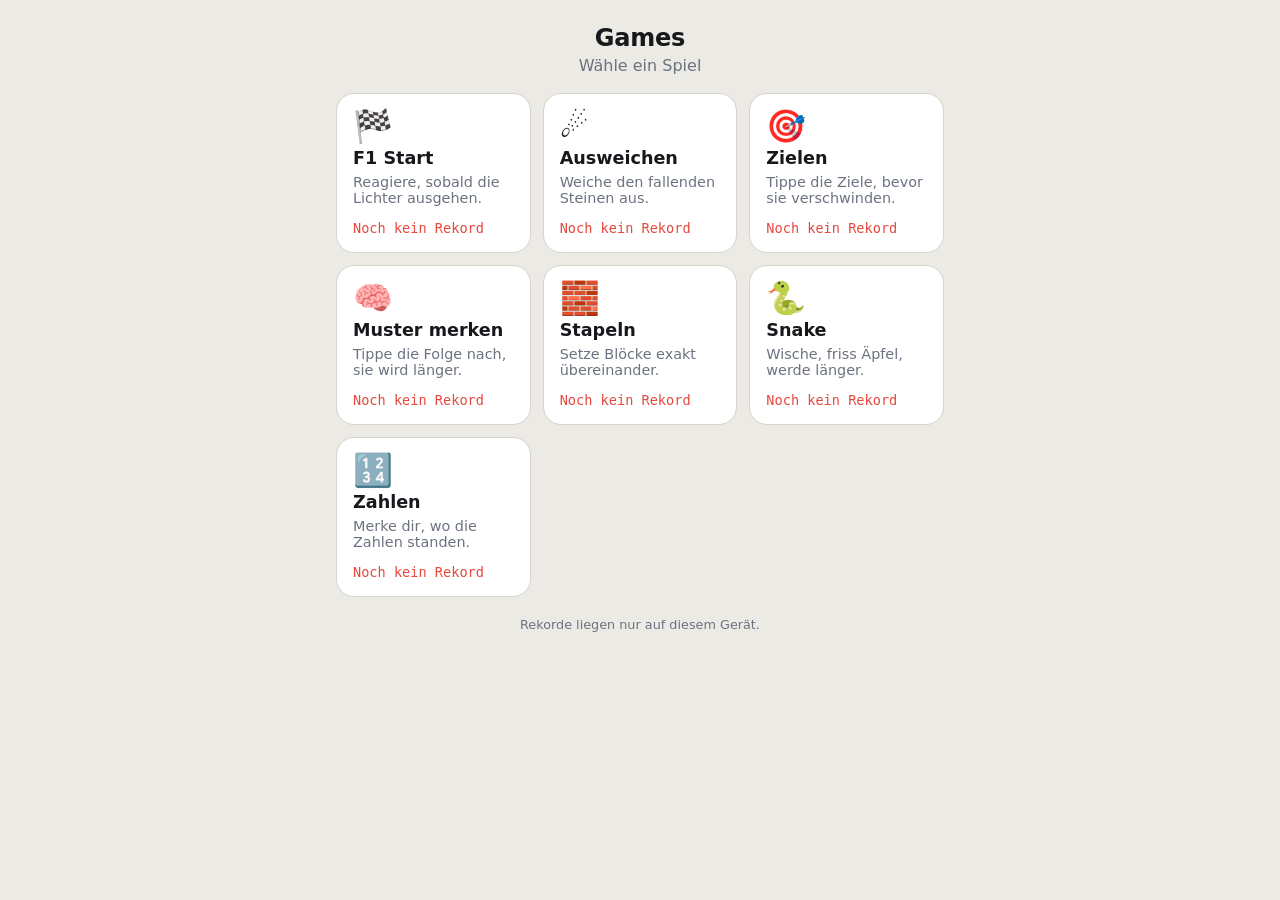
<file: index.html>
<!DOCTYPE html>
<html lang="de">
<head>
<meta charset="utf-8">
<meta name="viewport" content="width=device-width, initial-scale=1, viewport-fit=cover">
<meta name="apple-mobile-web-app-capable" content="yes">
<meta name="mobile-web-app-capable" content="yes">
<meta name="apple-mobile-web-app-title" content="Games">
<meta name="theme-color" content="#eceae4" media="(prefers-color-scheme: light)">
<meta name="theme-color" content="#101215" media="(prefers-color-scheme: dark)">
<link rel="manifest" href="manifest.json">
<link rel="apple-touch-icon" href="icon-180.png">
<title>Games</title>
<link rel="stylesheet" href="base.css">
<style>
main{max-width:640px;margin:0 auto;padding:16px}
h1{text-align:center;font-size:1.5rem;margin:8px 0 4px;letter-spacing:-.01em}
.lead{text-align:center;color:var(--mute);margin:0 0 18px}
.grid{display:grid;grid-template-columns:repeat(auto-fit,minmax(150px,1fr));gap:12px}
.tile{display:flex;flex-direction:column;gap:6px;min-height:160px;padding:16px;border:1px solid var(--line);border-radius:18px;background:var(--card);color:inherit;text-decoration:none}
.tile .ic{font-size:2rem;line-height:1}
.tile b{font-size:1.1rem}
.tile span.d{color:var(--mute);font-size:.9rem}
.tile .rec{margin-top:auto;font-family:"SF Mono",ui-monospace,Menlo,Consolas,monospace;font-size:.85rem;color:var(--accent)}
.tile.soon{opacity:.55}
.note{text-align:center;color:var(--mute);font-size:.8rem;margin-top:20px}
</style>
</head>
<body>
<main>
<h1>Games</h1>
<p class="lead">Wähle ein Spiel</p>
<div class="grid" id="grid"></div>
<p class="note">Rekorde liegen nur auf diesem Gerät.</p>
</main>
<script>

var GAMES=[
  {t:"F1 Start",d:"Reagiere, sobald die Lichter ausgehen.",i:"🏁",u:"f1.html",k:"f1:best",f:function(v){return v+" ms"}},
  {t:"Ausweichen",d:"Weiche den fallenden Steinen aus.",i:"☄️",u:"ausweichen.html",k:"game:ausweichen:best",f:function(v){return v.toFixed(1)+" s"}},
  {t:"Zielen",d:"Tippe die Ziele, bevor sie verschwinden.",i:"🎯",u:"zielen.html",k:"game:zielen:best",f:function(v){return v+" Pkt"}},
  {t:"Muster merken",d:"Tippe die Folge nach, sie wird länger.",i:"🧠",u:"muster.html",k:"game:muster:best",f:function(v){return v+" Runden"}},
  {t:"Stapeln",d:"Setze Blöcke exakt übereinander.",i:"🧱",u:"stapeln.html",k:"game:stapeln:best",f:function(v){return v+" Blöcke"}},
  {t:"Snake",d:"Wische, friss Äpfel, werde länger.",i:"🐍",u:"snake.html",k:"game:snake:best",f:function(v){return v+" Äpfel"}},
  {t:"Zahlen",d:"Merke dir, wo die Zahlen standen.",i:"🔢",u:"zahlen.html",k:"game:zahlen:best",f:function(v){return v+" Level"}}
];
function best(k){try{var v=parseFloat(localStorage.getItem(k));return v>0?v:0}catch(e){return 0}}
function el(t,c,x){var e=document.createElement(t);if(c)e.className=c;if(x!=null)e.textContent=x;return e}
var grid=document.getElementById("grid");
GAMES.forEach(function(g){
  var a=el(g.soon?"div":"a","tile"+(g.soon?" soon":""));
  if(!g.soon)a.href=g.u;
  a.appendChild(el("div","ic",g.i));a.appendChild(el("b",null,g.t));a.appendChild(el("span","d",g.d));
  var r=g.soon?"Bald":(best(g.k)?"Rekord: "+g.f(best(g.k)):"Noch kein Rekord");
  a.appendChild(el("div","rec",r));grid.appendChild(a);
});
if("serviceWorker" in navigator){window.addEventListener("load",function(){navigator.serviceWorker.register("sw.js").catch(function(){})})}
</script>
</body>
</html>
</file>
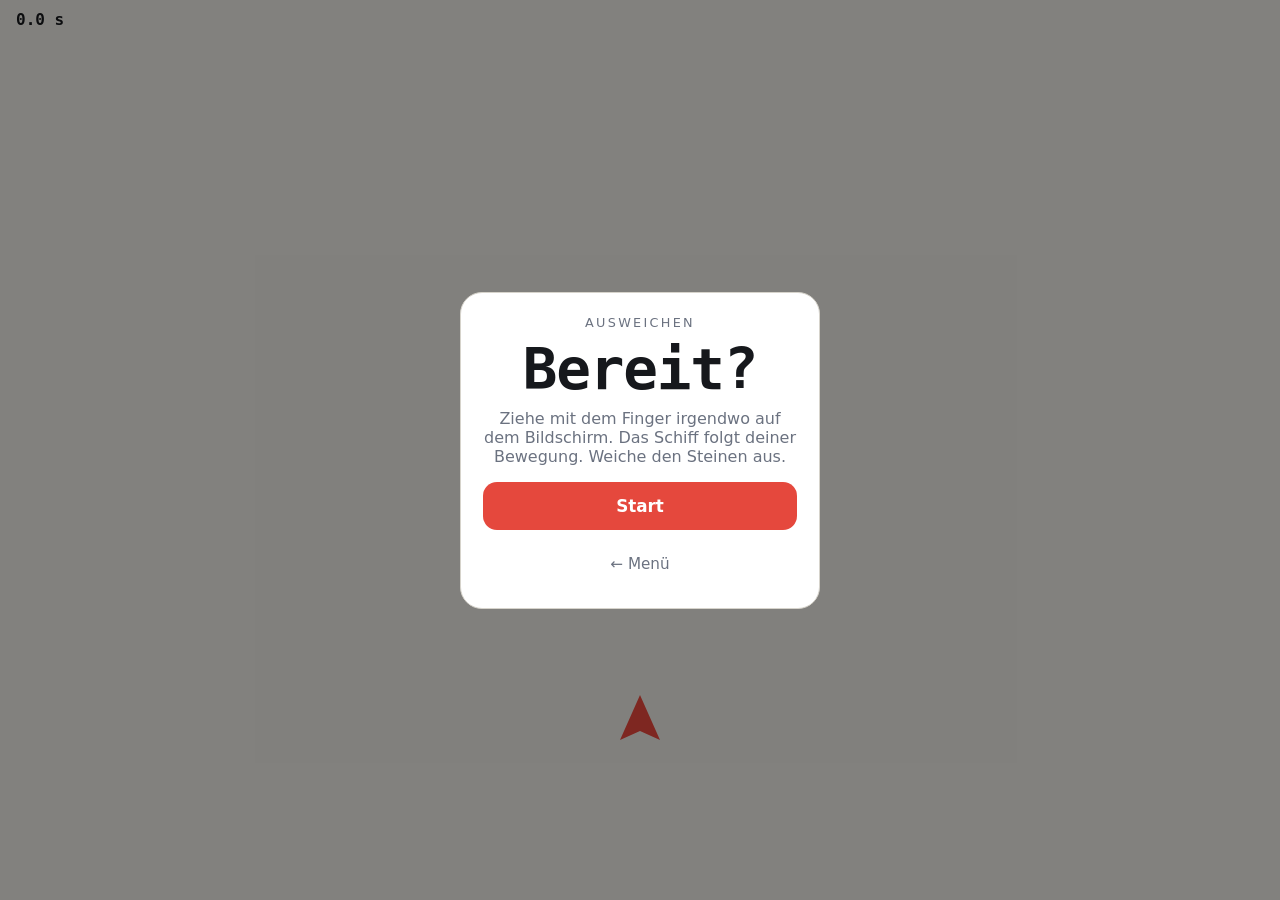
<file: ausweichen.html>
<!DOCTYPE html>
<html lang="de">
<head>
<meta charset="utf-8">
<meta name="viewport" content="width=device-width, initial-scale=1, viewport-fit=cover">
<meta name="apple-mobile-web-app-capable" content="yes">
<meta name="mobile-web-app-capable" content="yes">
<meta name="apple-mobile-web-app-title" content="Games">
<meta name="theme-color" content="#eceae4" media="(prefers-color-scheme: light)">
<meta name="theme-color" content="#101215" media="(prefers-color-scheme: dark)">
<link rel="manifest" href="manifest.json">
<link rel="apple-touch-icon" href="icon-180.png">
<title>Ausweichen</title>
<link rel="stylesheet" href="base.css">
<style>
html,body{height:100%;overflow:hidden;overscroll-behavior:none}
body{position:fixed;top:0;left:0;right:0;bottom:0;user-select:none;-webkit-user-select:none;-webkit-touch-callout:none}
#cv{display:block;width:100%;height:100%;touch-action:none}
#hud{position:fixed;left:0;right:0;top:calc(env(safe-area-inset-top,0px) + 10px);display:flex;justify-content:space-between;padding:0 16px;pointer-events:none;font-family:"SF Mono",ui-monospace,Menlo,Consolas,monospace;font-weight:700}
#bs{color:var(--mute);font-weight:500}
.ov{position:fixed;top:0;left:0;right:0;bottom:0;display:flex;align-items:center;justify-content:center;padding:20px;background:rgba(0,0,0,.45)}
.ov.hide{display:none}
.panel{width:100%;max-width:360px;background:var(--card);border:1px solid var(--line);border-radius:22px;padding:22px;text-align:center}
.big.gold{color:var(--gold)}
</style>
</head>
<body>
<canvas id="cv"></canvas>
<div id="hud"><span id="tm">0.0 s</span><span id="bs"></span></div>
<div class="ov" id="ov"><div class="panel">
  <p class="label">Ausweichen</p>
  <p class="big" id="ovBig">Bereit?</p>
  <p class="sub" id="ovSub">Ziehe mit dem Finger irgendwo auf dem Bildschirm. Das Schiff folgt deiner Bewegung. Weiche den Steinen aus.</p>
  <button class="btn" id="go">Start</button>
  <a class="back" href="index.html">← Menü</a>
</div></div>
<script>
var cv=document.getElementById("cv"),ctx=cv.getContext("2d"),tm=document.getElementById("tm"),bs=document.getElementById("bs");
var ov=document.getElementById("ov"),ovBig=document.getElementById("ovBig"),ovSub=document.getElementById("ovSub");
var KEY="game:ausweichen:best",SENS=1.25;
var W=0,H=0,unit=0,st="ready",p={x:0,y:0,r:16},stones=[],t=0,acc=0,last=0,lock=0,pid=null,lx=0,ly=0,col={bg:"#101215",stone:"#9aa3b0",accent:"#e5483d"},best=0;
try{best=parseFloat(localStorage.getItem(KEY))||0}catch(e){}
function showBest(){bs.textContent=best?"Rekord "+best.toFixed(1)+" s":""}
function fit(){
  var dpr=Math.min(window.devicePixelRatio||1,2);W=cv.clientWidth;H=cv.clientHeight;unit=Math.min(W,H);
  cv.width=Math.round(W*dpr);cv.height=Math.round(H*dpr);ctx.setTransform(dpr,0,0,dpr,0,0);clampP();draw();
}
function clampP(){p.x=Math.max(p.r,Math.min(W-p.r,p.x));p.y=Math.max(H*0.4,Math.min(H-p.r-H*0.04,p.y))}
function colors(){var s=getComputedStyle(document.documentElement);["bg","stone","accent"].forEach(function(k){col[k]=s.getPropertyValue("--"+k).trim()||col[k]})}
function reset(){p.r=Math.max(12,Math.min(20,unit*0.04));p.x=W/2;p.y=H*0.8;stones=[];t=0;acc=0;tm.textContent="0.0 s"}
function spawn(spd){
  var r=Math.max(11,Math.min(40,unit*(0.035+Math.random()*0.07))),pts=[],n=7;
  for(var i=0;i<n;i++)pts.push([i/n*Math.PI*2,0.75+Math.random()*0.3]);
  var x=Math.random()<Math.min(0.55,0.3+0.006*t)?p.x+(Math.random()-0.5)*70:r+Math.random()*(W-2*r);
  stones.push({x:Math.max(r,Math.min(W-r,x)),y:-r,r:r,vy:spd*H*(0.8+Math.random()*0.5),vx:(Math.random()-0.5)*unit*0.22,a:Math.random()*6,w:(Math.random()-0.5)*3,pts:pts});
}
function update(dt){
  t+=dt;
  var spd=Math.min(1.6,0.42+0.016*t),gap=Math.max(0.12,0.5-0.012*t);
  acc+=dt;while(acc>gap){acc-=gap;if(stones.length<70)spawn(spd)}
  for(var i=stones.length-1;i>=0;i--){
    var s=stones[i];s.y+=s.vy*dt;s.x+=s.vx*dt;s.a+=s.w*dt;
    if(s.y-s.r>H+10){stones.splice(i,1);continue}
    var dx=s.x-p.x,dy=s.y-p.y,rr=p.r*0.75+s.r*0.85;
    if(dx*dx+dy*dy<rr*rr){over();return}
  }
  tm.textContent=t.toFixed(1)+" s";
}
function draw(){
  ctx.fillStyle=col.bg;ctx.fillRect(0,0,W,H);
  ctx.fillStyle=col.stone;
  stones.forEach(function(s){
    ctx.save();ctx.translate(s.x,s.y);ctx.rotate(s.a);ctx.beginPath();
    s.pts.forEach(function(q,i){var x=Math.cos(q[0])*s.r*q[1],y=Math.sin(q[0])*s.r*q[1];if(i)ctx.lineTo(x,y);else ctx.moveTo(x,y)});
    ctx.closePath();ctx.fill();ctx.restore();
  });
  ctx.fillStyle=col.accent;ctx.beginPath();
  ctx.moveTo(p.x,p.y-p.r*1.25);ctx.lineTo(p.x+p.r,p.y+p.r);ctx.lineTo(p.x,p.y+p.r*0.55);ctx.lineTo(p.x-p.r,p.y+p.r);ctx.closePath();ctx.fill();
}
function loop(ts){
  if(st!=="play")return;
  var dt=last?Math.min(0.05,(ts-last)/1000):0;last=ts;
  update(dt);draw();
  if(st==="play")requestAnimationFrame(loop);
}
function begin(){colors();reset();st="play";last=0;ov.classList.add("hide");requestAnimationFrame(loop)}
function over(){
  st="over";pid=null;lock=Date.now()+600;draw();
  var rec=t>best;if(rec){best=Math.round(t*10)/10;try{localStorage.setItem(KEY,String(best))}catch(e){}}
  showBest();
  ovBig.textContent=t.toFixed(1)+" s";ovBig.className="big"+(rec?" gold":"");
  ovSub.textContent=rec?"Neuer Rekord!":"Rekord: "+best.toFixed(1)+" s";
  document.getElementById("go").textContent="Nochmal";ov.classList.remove("hide");
}
document.getElementById("go").addEventListener("click",function(){if(Date.now()>=lock)begin()});
cv.addEventListener("pointerdown",function(e){
  if(st!=="play"||pid!==null)return;e.preventDefault();pid=e.pointerId;lx=e.clientX;ly=e.clientY;
  try{cv.setPointerCapture(pid)}catch(_){}
});
cv.addEventListener("pointermove",function(e){
  if(e.pointerId!==pid||st!=="play")return;e.preventDefault();
  p.x+=(e.clientX-lx)*SENS;p.y+=(e.clientY-ly)*SENS;lx=e.clientX;ly=e.clientY;clampP();
});
function endp(e){if(e.pointerId===pid)pid=null}
cv.addEventListener("pointerup",endp);cv.addEventListener("pointercancel",endp);
document.addEventListener("touchmove",function(e){e.preventDefault()},{passive:false});
window.addEventListener("resize",fit);window.addEventListener("orientationchange",fit);
colors();fit();reset();draw();showBest();
</script>
</body>
</html>
</file>
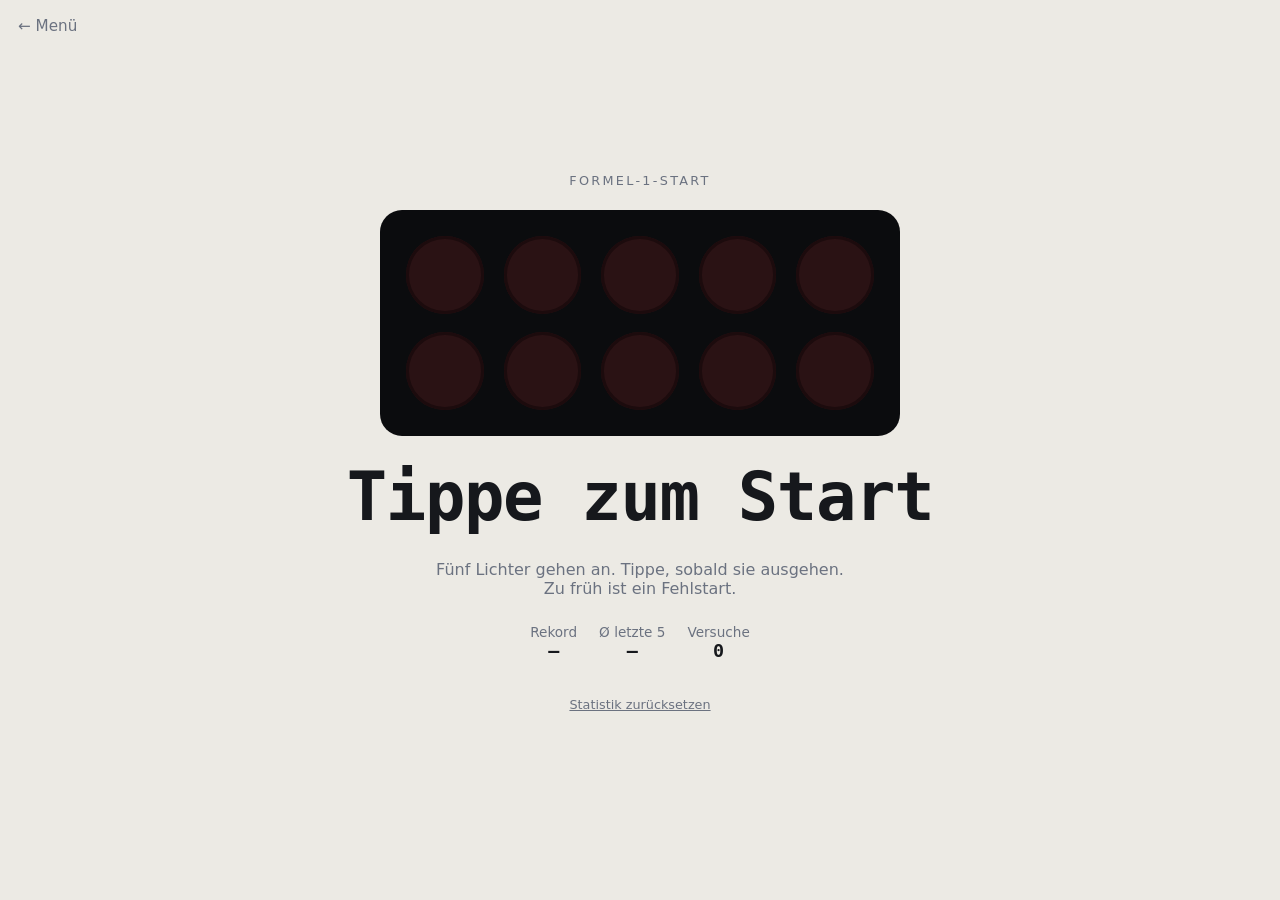
<file: f1.html>
<!DOCTYPE html>
<html lang="de">
<head>
<meta charset="utf-8">
<meta name="viewport" content="width=device-width, initial-scale=1, viewport-fit=cover">
<meta name="apple-mobile-web-app-capable" content="yes">
<meta name="mobile-web-app-capable" content="yes">
<meta name="apple-mobile-web-app-title" content="Games">
<meta name="theme-color" content="#eceae4" media="(prefers-color-scheme: light)">
<meta name="theme-color" content="#101215" media="(prefers-color-scheme: dark)">
<link rel="manifest" href="manifest.json">
<link rel="apple-touch-icon" href="icon-180.png">
<title>F1 Start</title>
<style>
:root{--bg:#eceae4;--ink:#16181c;--mute:#6b7280;--line:#d6d3cb;--panel:#0b0c0e;--off:#2a1214;--on:#ff2a2a;--glow:rgba(255,42,42,.65);--ok:#12a85a;--bad:#e5483d;--gold:#b8860b;
box-sizing:border-box;padding-top:env(safe-area-inset-top,0px);padding-bottom:env(safe-area-inset-bottom,0px)}
@media (prefers-color-scheme:dark){:root:not([data-theme="light"]){--bg:#101215;--ink:#f1f2f4;--mute:#8b93a0;--line:#262a31;--ok:#2fd27a;--bad:#ff5a4f;--gold:#f5c542}}
:root[data-theme="dark"]{--bg:#101215;--ink:#f1f2f4;--mute:#8b93a0;--line:#262a31;--ok:#2fd27a;--bad:#ff5a4f;--gold:#f5c542}
*{box-sizing:border-box}
html,body{height:100%;margin:0}
body{background:var(--bg);color:var(--ink);font-family:"Avenir Next","Trebuchet MS",system-ui,sans-serif;-webkit-tap-highlight-color:transparent;overflow:hidden}
#stage{height:100%;display:flex;flex-direction:column;justify-content:center;align-items:center;gap:22px;padding:16px;text-align:center;user-select:none;-webkit-user-select:none;touch-action:manipulation;outline:none;cursor:pointer}
.label{font-size:.8rem;letter-spacing:.18em;text-transform:uppercase;color:var(--mute);margin:0}
.gantry{width:100%;max-width:520px;background:var(--panel);border-radius:22px;padding:clamp(14px,4vw,26px);display:grid;grid-template-columns:repeat(5,1fr);gap:clamp(8px,3vw,20px)}
.col{display:grid;gap:clamp(8px,3vw,18px)}
.lamp{aspect-ratio:1;border-radius:50%;background:var(--off);box-shadow:inset 0 0 0 3px #1c0b0d}
.lamp.on{background:var(--on);box-shadow:0 0 22px 6px var(--glow),inset 0 0 0 3px #ff8a8a55}
.big{font-family:"SF Mono",ui-monospace,Menlo,Consolas,monospace;font-size:clamp(2.4rem,12vw,4.2rem);font-weight:700;margin:0;min-height:1.2em;letter-spacing:-.02em}
.big.ok{color:var(--ok)}.big.bad{color:var(--bad)}.big.gold{color:var(--gold)}
.sub{margin:0;color:var(--mute);min-height:2.6em;max-width:420px;font-size:1rem}
.stats{display:flex;gap:22px;justify-content:center;font-size:.85rem;color:var(--mute)}
.stats b{display:block;color:var(--ink);font-size:1.15rem;font-family:"SF Mono",ui-monospace,Menlo,Consolas,monospace}
.menu{position:fixed;top:calc(env(safe-area-inset-top,0px) + 4px);left:8px;display:flex;align-items:center;min-height:44px;padding:0 10px;color:var(--mute);text-decoration:none;font-size:.95rem}
.reset{border:0;background:transparent;color:var(--mute);font:inherit;font-size:.8rem;text-decoration:underline;min-height:44px;padding:0 12px}
</style>
</head>
<body>
<main id="stage" role="button" tabindex="0" aria-label="Tippen zum Starten und Reagieren">
  <a class="menu" href="index.html">← Menü</a>
  <p class="label">Formel-1-Start</p>
  <div class="gantry" id="gantry" aria-hidden="true"></div>
  <p class="big" id="big" aria-live="polite">Tippe zum Start</p>
  <p class="sub" id="sub">Fünf Lichter gehen an. Tippe, sobald sie ausgehen. Zu früh ist ein Fehlstart.</p>
  <div class="stats">
    <div>Rekord<b id="best">–</b></div>
    <div>Ø letzte 5<b id="avg">–</b></div>
    <div>Versuche<b id="cnt">0</b></div>
  </div>
  <button class="reset" id="reset">Statistik zurücksetzen</button>
</main>
<script>
var gantry=document.getElementById("gantry"),bigEl=document.getElementById("big"),subEl=document.getElementById("sub");
var lamps=[],st="idle",timers=[],t0=0,lockUntil=0,hist=[],best=0;
for(var c=0;c<5;c++){var col=document.createElement("div");col.className="col";
  for(var r=0;r<2;r++){var l=document.createElement("div");l.className="lamp";l.dataset.c=c;col.appendChild(l);lamps.push(l)}
  gantry.appendChild(col)}
function lights(n){lamps.forEach(function(l){l.classList.toggle("on",+l.dataset.c<n)})}
function clearT(){timers.forEach(clearTimeout);timers=[]}
function say(big,sub,cls){bigEl.textContent=big;bigEl.className="big "+(cls||"");subEl.textContent=sub||""}
function load(){try{hist=JSON.parse(localStorage.getItem("f1:hist")||"[]");best=+localStorage.getItem("f1:best")||0}catch(e){hist=[];best=0}}
function persist(){try{localStorage.setItem("f1:hist",JSON.stringify(hist.slice(-50)));localStorage.setItem("f1:best",String(best))}catch(e){}}
function stats(){
  document.getElementById("best").textContent=best?best+" ms":"–";
  var l=hist.slice(-5);document.getElementById("avg").textContent=l.length?Math.round(l.reduce(function(a,b){return a+b},0)/l.length)+" ms":"–";
  document.getElementById("cnt").textContent=hist.length;
}
function start(){
  clearT();lights(0);st="lighting";say("Bereit…","Nicht tippen, bevor die Lichter ausgehen.");
  for(let i=1;i<=5;i++)timers.push(setTimeout(function(){lights(i);if(i===5){st="waiting";say("…","")}},i*900));
  timers.push(setTimeout(go,5*900+300+Math.random()*3000));
}
function go(){
  requestAnimationFrame(function(){lights(0);requestAnimationFrame(function(){t0=performance.now();st="go"})});
}
function rating(ms){return ms<200?"Fahrerniveau":ms<250?"Stark":ms<350?"Durchschnitt":"Zu langsam fürs Podium"}
function fail(msg){clearT();st="done";lockUntil=Date.now()+500;say("Fehlstart",msg+" Tippe für einen neuen Versuch.","bad")}
function press(ev){
  if(Date.now()<lockUntil)return;
  if(st==="idle"||st==="done"){start();return}
  if(st==="lighting"||st==="waiting"){fail("Zu früh getippt.");return}
  if(st==="go"){
    var ts=ev&&ev.timeStamp>0&&ev.timeStamp<performance.now()+5?ev.timeStamp:performance.now();
    var ms=Math.round(ts-t0);st="done";lockUntil=Date.now()+500;
    if(ms<100){say("Fehlstart",ms<=0?"Vor dem Signal getippt.":"Unter 100 ms zählt in der Formel 1 als Fehlstart.","bad");return}
    var rec=!best||ms<best;if(rec)best=ms;hist.push(ms);persist();stats();
    say(ms+" ms",(rec?"Neuer Rekord! ":"")+rating(ms)+". Tippe für den nächsten Versuch.",rec?"gold":"ok");
  }
}
var stage=document.getElementById("stage");
stage.addEventListener("pointerdown",function(e){if(e.target.id==="reset"||e.target.closest(".menu"))return;e.preventDefault();press(e)});
stage.addEventListener("keydown",function(e){if(e.target.closest&&e.target.closest(".menu"))return;if(e.key===" "||e.key==="Enter"){e.preventDefault();press(e)}});
document.getElementById("reset").addEventListener("click",function(e){
  e.stopPropagation();if(!confirm("Rekord und Statistik löschen?"))return;
  hist=[];best=0;persist();stats();
});
load();stats();
</script>
</body>
</html>
</file>
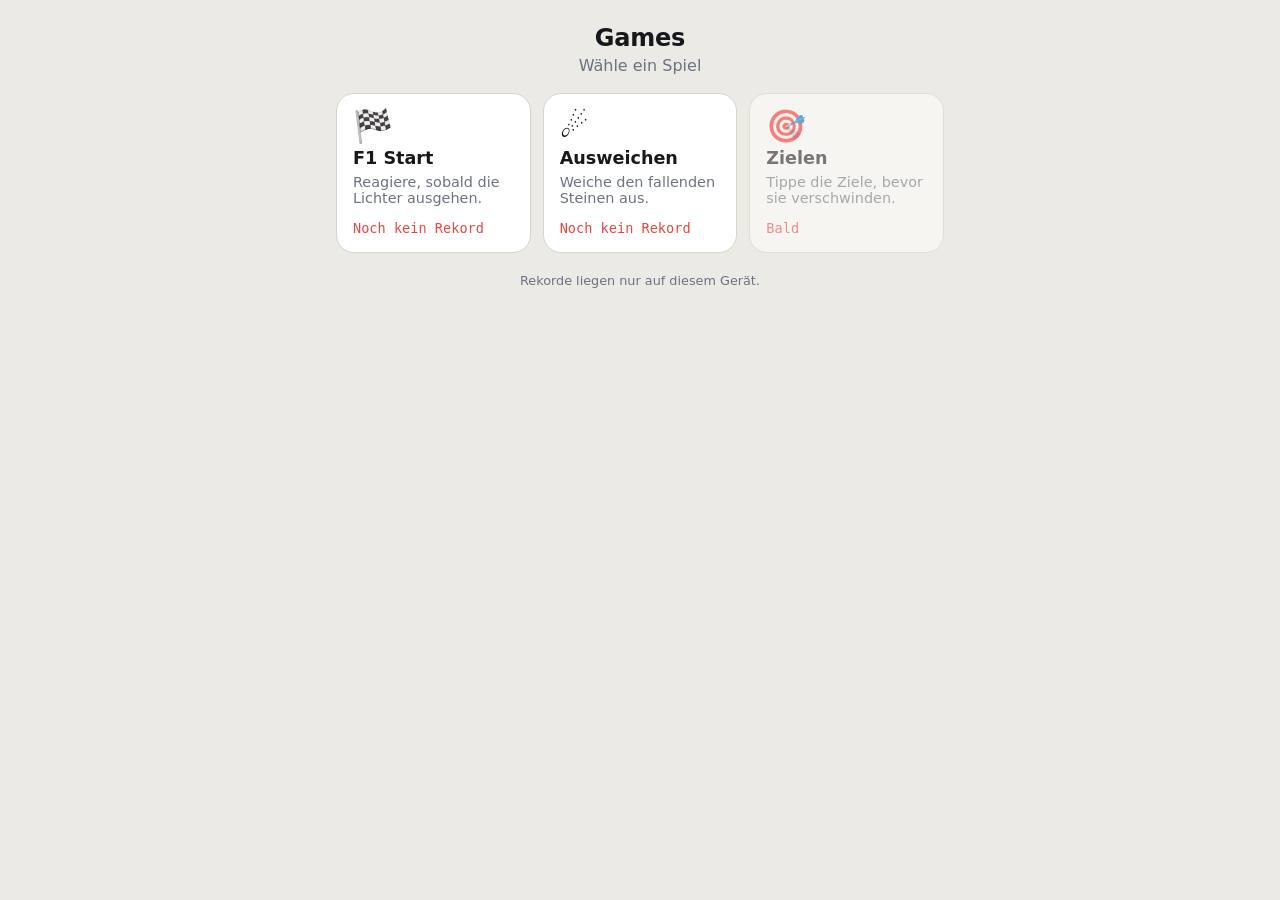
<file: index (4).html>
<!DOCTYPE html>
<html lang="de">
<head>
<meta charset="utf-8">
<meta name="viewport" content="width=device-width, initial-scale=1, viewport-fit=cover">
<title>Games</title>
<link rel="stylesheet" href="base.css">
<style>
main{max-width:640px;margin:0 auto;padding:16px}
h1{text-align:center;font-size:1.5rem;margin:8px 0 4px;letter-spacing:-.01em}
.lead{text-align:center;color:var(--mute);margin:0 0 18px}
.grid{display:grid;grid-template-columns:repeat(auto-fit,minmax(150px,1fr));gap:12px}
.tile{display:flex;flex-direction:column;gap:6px;min-height:160px;padding:16px;border:1px solid var(--line);border-radius:18px;background:var(--card);color:inherit;text-decoration:none}
.tile .ic{font-size:2rem;line-height:1}
.tile b{font-size:1.1rem}
.tile span.d{color:var(--mute);font-size:.9rem}
.tile .rec{margin-top:auto;font-family:"SF Mono",ui-monospace,Menlo,Consolas,monospace;font-size:.85rem;color:var(--accent)}
.tile.soon{opacity:.55}
.note{text-align:center;color:var(--mute);font-size:.8rem;margin-top:20px}
</style>
</head>
<body>
<main>
<h1>Games</h1>
<p class="lead">Wähle ein Spiel</p>
<div class="grid" id="grid"></div>
<p class="note">Rekorde liegen nur auf diesem Gerät.</p>
</main>
<script>
// Adresse des F1-Spiels (anpassen, falls dein Repo anders heißt)
var F1_URL="https://nbh-18.github.io/f1-start/";
var GAMES=[
  {t:"F1 Start",d:"Reagiere, sobald die Lichter ausgehen.",i:"🏁",u:F1_URL,k:"f1:best",f:function(v){return v+" ms"}},
  {t:"Ausweichen",d:"Weiche den fallenden Steinen aus.",i:"☄️",u:"ausweichen.html",k:"game:ausweichen:best",f:function(v){return v.toFixed(1)+" s"}},
  {t:"Zielen",d:"Tippe die Ziele, bevor sie verschwinden.",i:"🎯",soon:true}
];
function best(k){try{var v=parseFloat(localStorage.getItem(k));return v>0?v:0}catch(e){return 0}}
function el(t,c,x){var e=document.createElement(t);if(c)e.className=c;if(x!=null)e.textContent=x;return e}
var grid=document.getElementById("grid");
GAMES.forEach(function(g){
  var a=el(g.soon?"div":"a","tile"+(g.soon?" soon":""));
  if(!g.soon)a.href=g.u;
  a.appendChild(el("div","ic",g.i));a.appendChild(el("b",null,g.t));a.appendChild(el("span","d",g.d));
  var r=g.soon?"Bald":(best(g.k)?"Rekord: "+g.f(best(g.k)):"Noch kein Rekord");
  a.appendChild(el("div","rec",r));grid.appendChild(a);
});
</script>
</body>
</html>
</file>
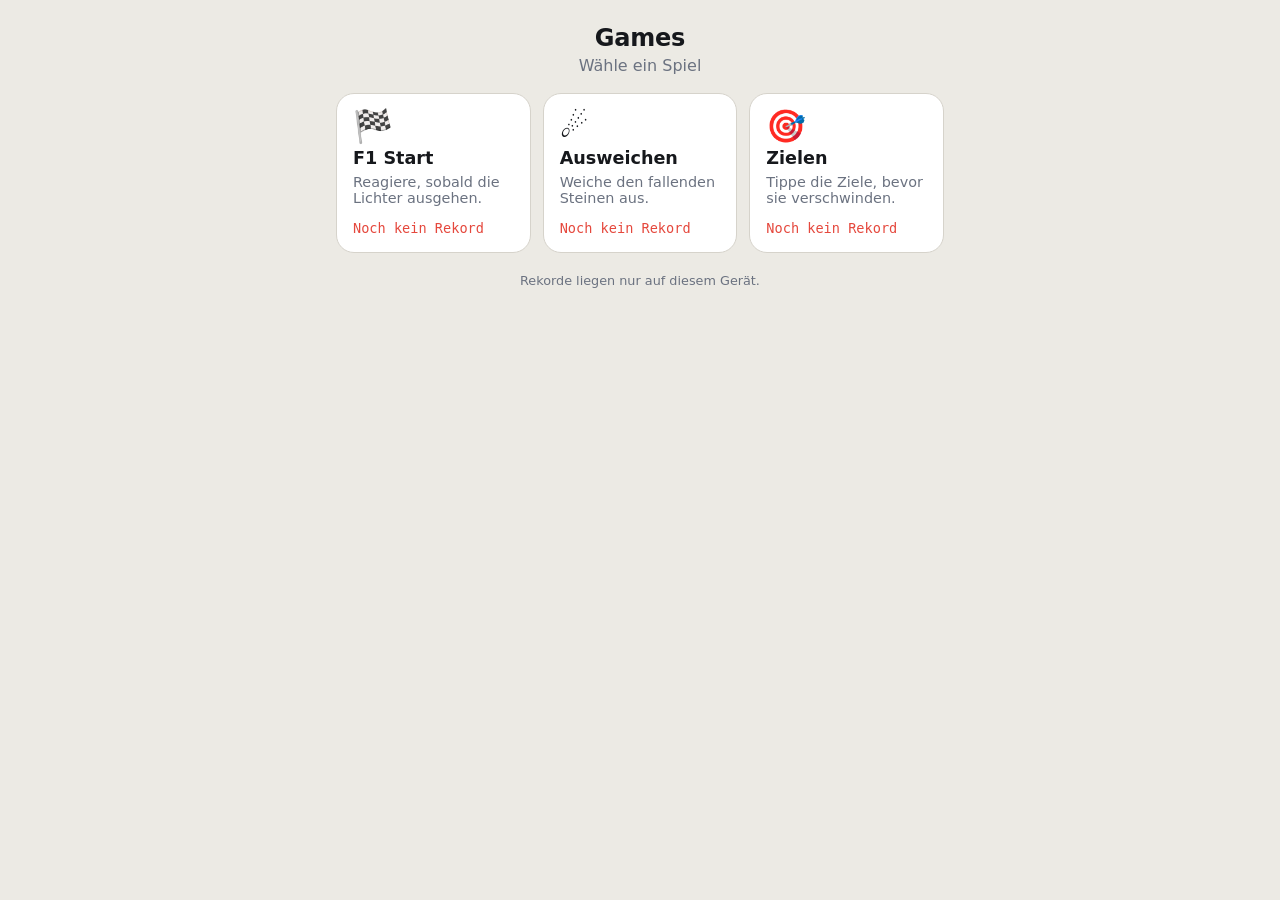
<file: index (7).html>
<!DOCTYPE html>
<html lang="de">
<head>
<meta charset="utf-8">
<meta name="viewport" content="width=device-width, initial-scale=1, viewport-fit=cover">
<title>Games</title>
<link rel="stylesheet" href="base.css">
<style>
main{max-width:640px;margin:0 auto;padding:16px}
h1{text-align:center;font-size:1.5rem;margin:8px 0 4px;letter-spacing:-.01em}
.lead{text-align:center;color:var(--mute);margin:0 0 18px}
.grid{display:grid;grid-template-columns:repeat(auto-fit,minmax(150px,1fr));gap:12px}
.tile{display:flex;flex-direction:column;gap:6px;min-height:160px;padding:16px;border:1px solid var(--line);border-radius:18px;background:var(--card);color:inherit;text-decoration:none}
.tile .ic{font-size:2rem;line-height:1}
.tile b{font-size:1.1rem}
.tile span.d{color:var(--mute);font-size:.9rem}
.tile .rec{margin-top:auto;font-family:"SF Mono",ui-monospace,Menlo,Consolas,monospace;font-size:.85rem;color:var(--accent)}
.tile.soon{opacity:.55}
.note{text-align:center;color:var(--mute);font-size:.8rem;margin-top:20px}
</style>
</head>
<body>
<main>
<h1>Games</h1>
<p class="lead">Wähle ein Spiel</p>
<div class="grid" id="grid"></div>
<p class="note">Rekorde liegen nur auf diesem Gerät.</p>
</main>
<script>
// Adresse des F1-Spiels (anpassen, falls dein Repo anders heißt)
var F1_URL="https://nbh-18.github.io/f1-start/";
var GAMES=[
  {t:"F1 Start",d:"Reagiere, sobald die Lichter ausgehen.",i:"🏁",u:F1_URL,k:"f1:best",f:function(v){return v+" ms"}},
  {t:"Ausweichen",d:"Weiche den fallenden Steinen aus.",i:"☄️",u:"ausweichen.html",k:"game:ausweichen:best",f:function(v){return v.toFixed(1)+" s"}},
  {t:"Zielen",d:"Tippe die Ziele, bevor sie verschwinden.",i:"🎯",u:"zielen.html",k:"game:zielen:best",f:function(v){return v+" Pkt"}}
];
function best(k){try{var v=parseFloat(localStorage.getItem(k));return v>0?v:0}catch(e){return 0}}
function el(t,c,x){var e=document.createElement(t);if(c)e.className=c;if(x!=null)e.textContent=x;return e}
var grid=document.getElementById("grid");
GAMES.forEach(function(g){
  var a=el(g.soon?"div":"a","tile"+(g.soon?" soon":""));
  if(!g.soon)a.href=g.u;
  a.appendChild(el("div","ic",g.i));a.appendChild(el("b",null,g.t));a.appendChild(el("span","d",g.d));
  var r=g.soon?"Bald":(best(g.k)?"Rekord: "+g.f(best(g.k)):"Noch kein Rekord");
  a.appendChild(el("div","rec",r));grid.appendChild(a);
});
</script>
</body>
</html>
</file>
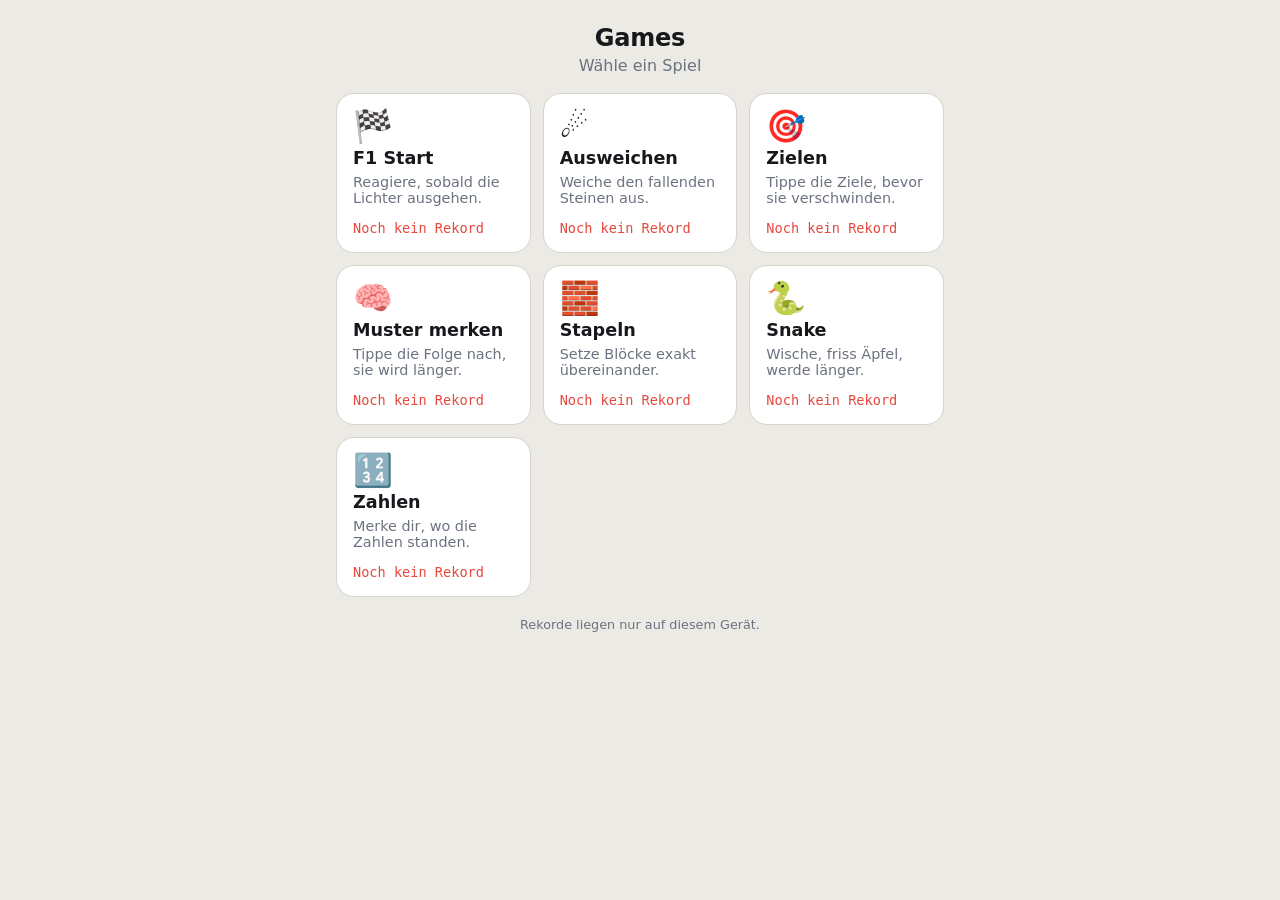
<file: index (9).html>
<!DOCTYPE html>
<html lang="de">
<head>
<meta charset="utf-8">
<meta name="viewport" content="width=device-width, initial-scale=1, viewport-fit=cover">
<title>Games</title>
<link rel="stylesheet" href="base.css">
<style>
main{max-width:640px;margin:0 auto;padding:16px}
h1{text-align:center;font-size:1.5rem;margin:8px 0 4px;letter-spacing:-.01em}
.lead{text-align:center;color:var(--mute);margin:0 0 18px}
.grid{display:grid;grid-template-columns:repeat(auto-fit,minmax(150px,1fr));gap:12px}
.tile{display:flex;flex-direction:column;gap:6px;min-height:160px;padding:16px;border:1px solid var(--line);border-radius:18px;background:var(--card);color:inherit;text-decoration:none}
.tile .ic{font-size:2rem;line-height:1}
.tile b{font-size:1.1rem}
.tile span.d{color:var(--mute);font-size:.9rem}
.tile .rec{margin-top:auto;font-family:"SF Mono",ui-monospace,Menlo,Consolas,monospace;font-size:.85rem;color:var(--accent)}
.tile.soon{opacity:.55}
.note{text-align:center;color:var(--mute);font-size:.8rem;margin-top:20px}
</style>
</head>
<body>
<main>
<h1>Games</h1>
<p class="lead">Wähle ein Spiel</p>
<div class="grid" id="grid"></div>
<p class="note">Rekorde liegen nur auf diesem Gerät.</p>
</main>
<script>
// Adresse des F1-Spiels (anpassen, falls dein Repo anders heißt)
var F1_URL="https://nbh-18.github.io/f1-start/";
var GAMES=[
  {t:"F1 Start",d:"Reagiere, sobald die Lichter ausgehen.",i:"🏁",u:F1_URL,k:"f1:best",f:function(v){return v+" ms"}},
  {t:"Ausweichen",d:"Weiche den fallenden Steinen aus.",i:"☄️",u:"ausweichen.html",k:"game:ausweichen:best",f:function(v){return v.toFixed(1)+" s"}},
  {t:"Zielen",d:"Tippe die Ziele, bevor sie verschwinden.",i:"🎯",u:"zielen.html",k:"game:zielen:best",f:function(v){return v+" Pkt"}},
  {t:"Muster merken",d:"Tippe die Folge nach, sie wird länger.",i:"🧠",u:"muster.html",k:"game:muster:best",f:function(v){return v+" Runden"}},
  {t:"Stapeln",d:"Setze Blöcke exakt übereinander.",i:"🧱",u:"stapeln.html",k:"game:stapeln:best",f:function(v){return v+" Blöcke"}},
  {t:"Snake",d:"Wische, friss Äpfel, werde länger.",i:"🐍",u:"snake.html",k:"game:snake:best",f:function(v){return v+" Äpfel"}},
  {t:"Zahlen",d:"Merke dir, wo die Zahlen standen.",i:"🔢",u:"zahlen.html",k:"game:zahlen:best",f:function(v){return v+" Level"}}
];
function best(k){try{var v=parseFloat(localStorage.getItem(k));return v>0?v:0}catch(e){return 0}}
function el(t,c,x){var e=document.createElement(t);if(c)e.className=c;if(x!=null)e.textContent=x;return e}
var grid=document.getElementById("grid");
GAMES.forEach(function(g){
  var a=el(g.soon?"div":"a","tile"+(g.soon?" soon":""));
  if(!g.soon)a.href=g.u;
  a.appendChild(el("div","ic",g.i));a.appendChild(el("b",null,g.t));a.appendChild(el("span","d",g.d));
  var r=g.soon?"Bald":(best(g.k)?"Rekord: "+g.f(best(g.k)):"Noch kein Rekord");
  a.appendChild(el("div","rec",r));grid.appendChild(a);
});
</script>
</body>
</html>
</file>
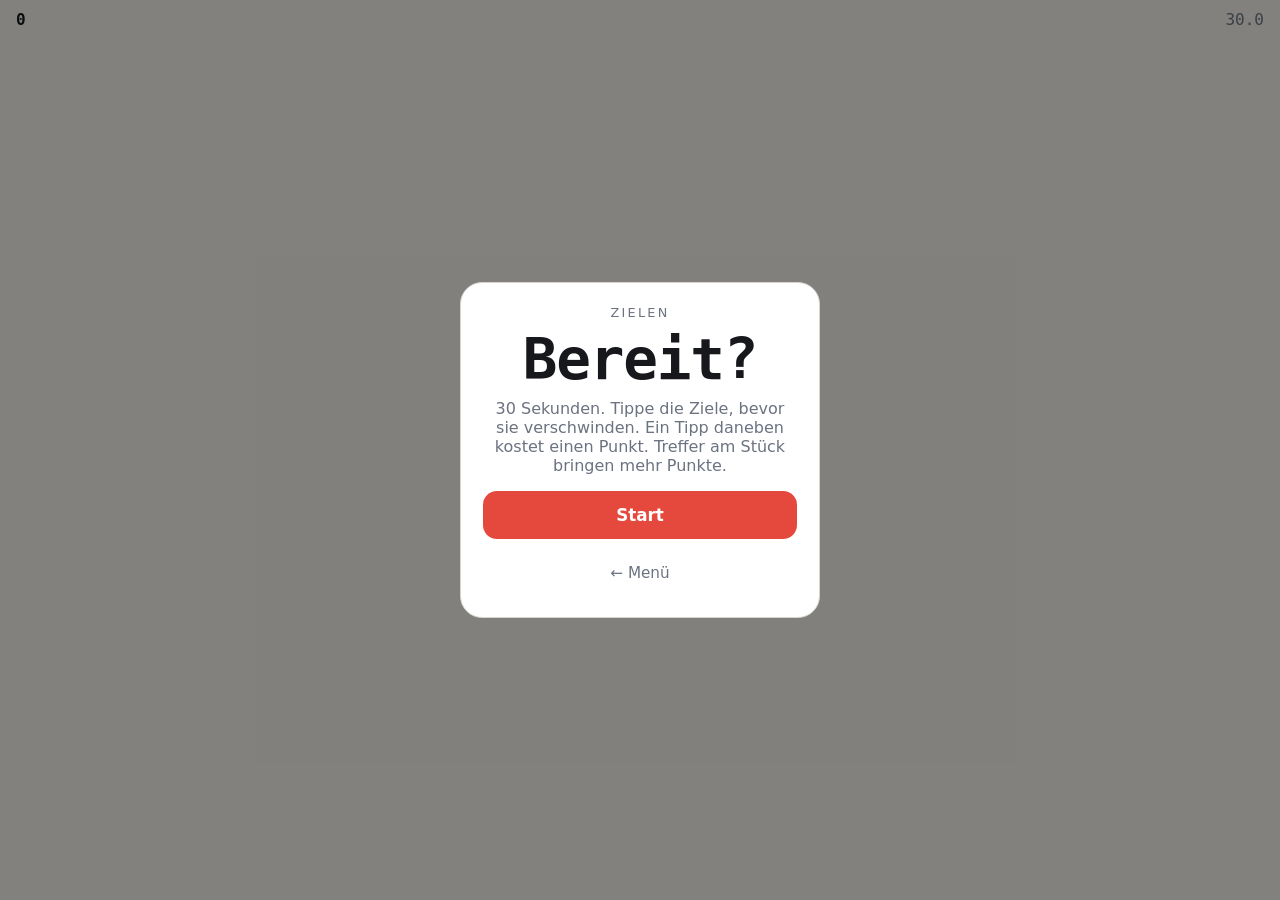
<file: zielen.html>
<!DOCTYPE html>
<html lang="de">
<head>
<meta charset="utf-8">
<meta name="viewport" content="width=device-width, initial-scale=1, viewport-fit=cover">
<meta name="apple-mobile-web-app-capable" content="yes">
<meta name="mobile-web-app-capable" content="yes">
<meta name="apple-mobile-web-app-title" content="Games">
<meta name="theme-color" content="#eceae4" media="(prefers-color-scheme: light)">
<meta name="theme-color" content="#101215" media="(prefers-color-scheme: dark)">
<link rel="manifest" href="manifest.json">
<link rel="apple-touch-icon" href="icon-180.png">
<title>Zielen</title>
<link rel="stylesheet" href="base.css">
<style>
html,body{height:100%;overflow:hidden;overscroll-behavior:none}
body{position:fixed;top:0;left:0;right:0;bottom:0;user-select:none;-webkit-user-select:none;-webkit-touch-callout:none}
#cv{display:block;width:100%;height:100%;touch-action:none}
#hud{position:fixed;left:0;right:0;top:calc(env(safe-area-inset-top,0px) + 10px);display:flex;justify-content:space-between;padding:0 16px;pointer-events:none;font-family:"SF Mono",ui-monospace,Menlo,Consolas,monospace;font-weight:700}
#tl{color:var(--mute);font-weight:500}
.ov{position:fixed;top:0;left:0;right:0;bottom:0;display:flex;align-items:center;justify-content:center;padding:20px;background:rgba(0,0,0,.45)}
.ov.hide{display:none}
.panel{width:100%;max-width:360px;background:var(--card);border:1px solid var(--line);border-radius:22px;padding:22px;text-align:center}
.big.gold{color:var(--gold)}
</style>
</head>
<body>
<canvas id="cv"></canvas>
<div id="hud"><span id="sc">0</span><span id="tl">30.0</span></div>
<div class="ov" id="ov"><div class="panel">
  <p class="label">Zielen</p>
  <p class="big" id="ovBig">Bereit?</p>
  <p class="sub" id="ovSub">30 Sekunden. Tippe die Ziele, bevor sie verschwinden. Ein Tipp daneben kostet einen Punkt. Treffer am Stück bringen mehr Punkte.</p>
  <button class="btn" id="go">Start</button>
  <a class="back" href="index.html">← Menü</a>
</div></div>
<script>
var cv=document.getElementById("cv"),ctx=cv.getContext("2d"),sc=document.getElementById("sc"),tl=document.getElementById("tl");
var ov=document.getElementById("ov"),ovBig=document.getElementById("ovBig"),ovSub=document.getElementById("ovSub");
var KEY="game:zielen:best",DUR=30;
var W=0,H=0,unit=0,R=26,st="ready",targets=[],fx=[],t=0,last=0,next=0,lock=0;
var score=0,hits=0,fails=0,missed=0,streak=0,best=0,col={bg:"#101215",accent:"#e5483d",ok:"#2fd27a"};
try{best=parseInt(localStorage.getItem(KEY),10)||0}catch(e){}
function fit(){var d=Math.min(window.devicePixelRatio||1,2);W=cv.clientWidth;H=cv.clientHeight;unit=Math.min(W,H);R=Math.max(24,Math.min(38,unit*0.07));cv.width=Math.round(W*d);cv.height=Math.round(H*d);ctx.setTransform(d,0,0,d,0,0);draw()}
function colors(){var s=getComputedStyle(document.documentElement);["bg","accent","ok"].forEach(function(k){col[k]=s.getPropertyValue("--"+k).trim()||col[k]})}
function mult(){return 1+Math.min(3,Math.floor(streak/5))}
function hud(){sc.textContent=score+(mult()>1?"  ×"+mult():"");tl.textContent=Math.max(0,DUR-t).toFixed(1)}
function reset(){targets=[];fx=[];t=0;next=0;score=0;hits=0;fails=0;missed=0;streak=0;hud()}
function spawn(){
  var life=Math.max(0.7,1.4-0.025*t),top=70,x,y,ok,n=0;
  do{x=R+8+Math.random()*(W-2*R-16);y=top+R+Math.random()*(H-top-2*R-24);
    ok=targets.every(function(q){var dx=q.x-x,dy=q.y-y;return dx*dx+dy*dy>4*R*R});n++}while(!ok&&n<12);
  if(ok)targets.push({x:x,y:y,born:t,life:life});
}
function rad(q){return R*(1-0.65*Math.min(1,(t-q.born)/q.life))}
function update(dt){
  t+=dt;
  for(var i=targets.length-1;i>=0;i--)if(t-targets[i].born>=targets[i].life){fx.push({x:targets[i].x,y:targets[i].y,t:t,k:"gone"});targets.splice(i,1);missed++;streak=0}
  if(t>=next&&targets.length<Math.min(3,1+Math.floor(t/10))){spawn();next=t+0.15+Math.random()*0.25}
  fx=fx.filter(function(f){return t-f.t<0.3});
  hud();if(t>=DUR)finish();
}
function draw(){
  ctx.fillStyle=col.bg;ctx.fillRect(0,0,W,H);
  targets.forEach(function(q){
    var r=rad(q);
    ctx.fillStyle=col.accent;ctx.beginPath();ctx.arc(q.x,q.y,r,0,7);ctx.fill();
    ctx.fillStyle=col.bg;ctx.beginPath();ctx.arc(q.x,q.y,r*0.62,0,7);ctx.fill();
    ctx.fillStyle=col.accent;ctx.beginPath();ctx.arc(q.x,q.y,r*0.28,0,7);ctx.fill();
  });
  fx.forEach(function(f){
    var a=(t-f.t)/0.3;ctx.globalAlpha=1-a;ctx.lineWidth=3;
    if(f.k==="hit"){ctx.strokeStyle=col.ok;ctx.beginPath();ctx.arc(f.x,f.y,R*(0.6+a),0,7);ctx.stroke()}
    else if(f.k==="miss"){ctx.strokeStyle=col.accent;ctx.beginPath();ctx.moveTo(f.x-9,f.y-9);ctx.lineTo(f.x+9,f.y+9);ctx.moveTo(f.x+9,f.y-9);ctx.lineTo(f.x-9,f.y+9);ctx.stroke()}
    ctx.globalAlpha=1;
  });
}
function loop(ts){
  if(st!=="play")return;
  var dt=last?Math.min(0.05,(ts-last)/1000):0;last=ts;
  update(dt);draw();
  if(st==="play")requestAnimationFrame(loop);
}
function begin(){colors();reset();st="play";last=0;ov.classList.add("hide");requestAnimationFrame(loop)}
function finish(){
  st="over";lock=Date.now()+600;targets=[];draw();
  var tot=hits+fails+missed,q=tot?Math.round(hits/tot*100):0,rec=score>best;
  if(rec){best=score;try{localStorage.setItem(KEY,String(best))}catch(e){}}
  ovBig.textContent=score+" Pkt";ovBig.className="big"+(rec?" gold":"");
  ovSub.textContent=(rec?"Neuer Rekord! ":"Rekord: "+best+". ")+"Treffer "+hits+", Fehltipps "+fails+", verpasst "+missed+" (Quote "+q+" %).";
  document.getElementById("go").textContent="Nochmal";ov.classList.remove("hide");
}
cv.addEventListener("pointerdown",function(e){
  if(st!=="play")return;e.preventDefault();
  var r=cv.getBoundingClientRect(),x=e.clientX-r.left,y=e.clientY-r.top,bi=-1,bd=1e9;
  targets.forEach(function(q,i){var dx=q.x-x,dy=q.y-y,d=Math.sqrt(dx*dx+dy*dy);if(d<=Math.max(rad(q),26)&&d<bd){bd=d;bi=i}});
  if(bi>=0){var q=targets.splice(bi,1)[0];hits++;score+=mult();streak++;fx.push({x:q.x,y:q.y,t:t,k:"hit"})}
  else{fails++;score=Math.max(0,score-1);streak=0;fx.push({x:x,y:y,t:t,k:"miss"})}
  hud();
});
document.getElementById("go").addEventListener("click",function(){if(Date.now()>=lock)begin()});
document.addEventListener("touchmove",function(e){e.preventDefault()},{passive:false});
window.addEventListener("resize",fit);window.addEventListener("orientationchange",fit);
colors();fit();hud();
</script>
</body>
</html>
</file>
<file: base.css>
:root{--bg:#eceae4;--card:#fff;--ink:#16181c;--mute:#6b7280;--line:#d6d3cb;--accent:#e5483d;--accent-ink:#fff;--stone:#6b7280;--ok:#12a85a;--gold:#b8860b;
box-sizing:border-box;padding-top:env(safe-area-inset-top,0px);padding-bottom:env(safe-area-inset-bottom,0px)}
@media (prefers-color-scheme:dark){:root:not([data-theme="light"]){--bg:#101215;--card:#181b20;--ink:#f1f2f4;--mute:#8b93a0;--line:#262a31;--stone:#9aa3b0;--ok:#2fd27a;--gold:#f5c542}}
:root[data-theme="dark"]{--bg:#101215;--card:#181b20;--ink:#f1f2f4;--mute:#8b93a0;--line:#262a31;--stone:#9aa3b0;--ok:#2fd27a;--gold:#f5c542}
*{box-sizing:border-box}
html{scroll-padding-top:env(safe-area-inset-top,0px)}
html,body{margin:0}
body{background:var(--bg);color:var(--ink);font-family:"Avenir Next","Trebuchet MS",system-ui,sans-serif;-webkit-tap-highlight-color:transparent}
.label{font-size:.8rem;letter-spacing:.18em;text-transform:uppercase;color:var(--mute);margin:0}
.big{font-family:"SF Mono",ui-monospace,Menlo,Consolas,monospace;font-size:clamp(2.2rem,11vw,3.6rem);font-weight:700;margin:6px 0;letter-spacing:-.02em}
.sub{margin:0 0 16px;color:var(--mute);font-size:1rem}
.btn{display:block;width:100%;min-height:48px;border:0;border-radius:14px;background:var(--accent);color:var(--accent-ink);font:inherit;font-weight:700;font-size:1.05rem}
.back{display:inline-block;margin-top:12px;min-height:44px;line-height:44px;color:var(--mute);text-decoration:none;font-size:.95rem}
button:focus-visible,a:focus-visible{outline:3px solid var(--accent);outline-offset:2px}
body.fix{position:fixed;top:0;left:0;right:0;bottom:0;overflow:hidden;overscroll-behavior:none;user-select:none;-webkit-user-select:none;-webkit-touch-callout:none}
.hud{position:fixed;left:0;right:0;top:calc(env(safe-area-inset-top,0px) + 10px);display:flex;justify-content:space-between;padding:0 16px;pointer-events:none;font-family:"SF Mono",ui-monospace,Menlo,Consolas,monospace;font-weight:700;z-index:2}
.hud .m{color:var(--mute);font-weight:500}
.ov{position:fixed;top:0;left:0;right:0;bottom:0;display:flex;align-items:center;justify-content:center;padding:20px;background:rgba(0,0,0,.45);z-index:5}
.ov.hide{display:none}
.panel{width:100%;max-width:360px;background:var(--card);border:1px solid var(--line);border-radius:22px;padding:22px;text-align:center}
.big.gold{color:var(--gold)}
</file>
